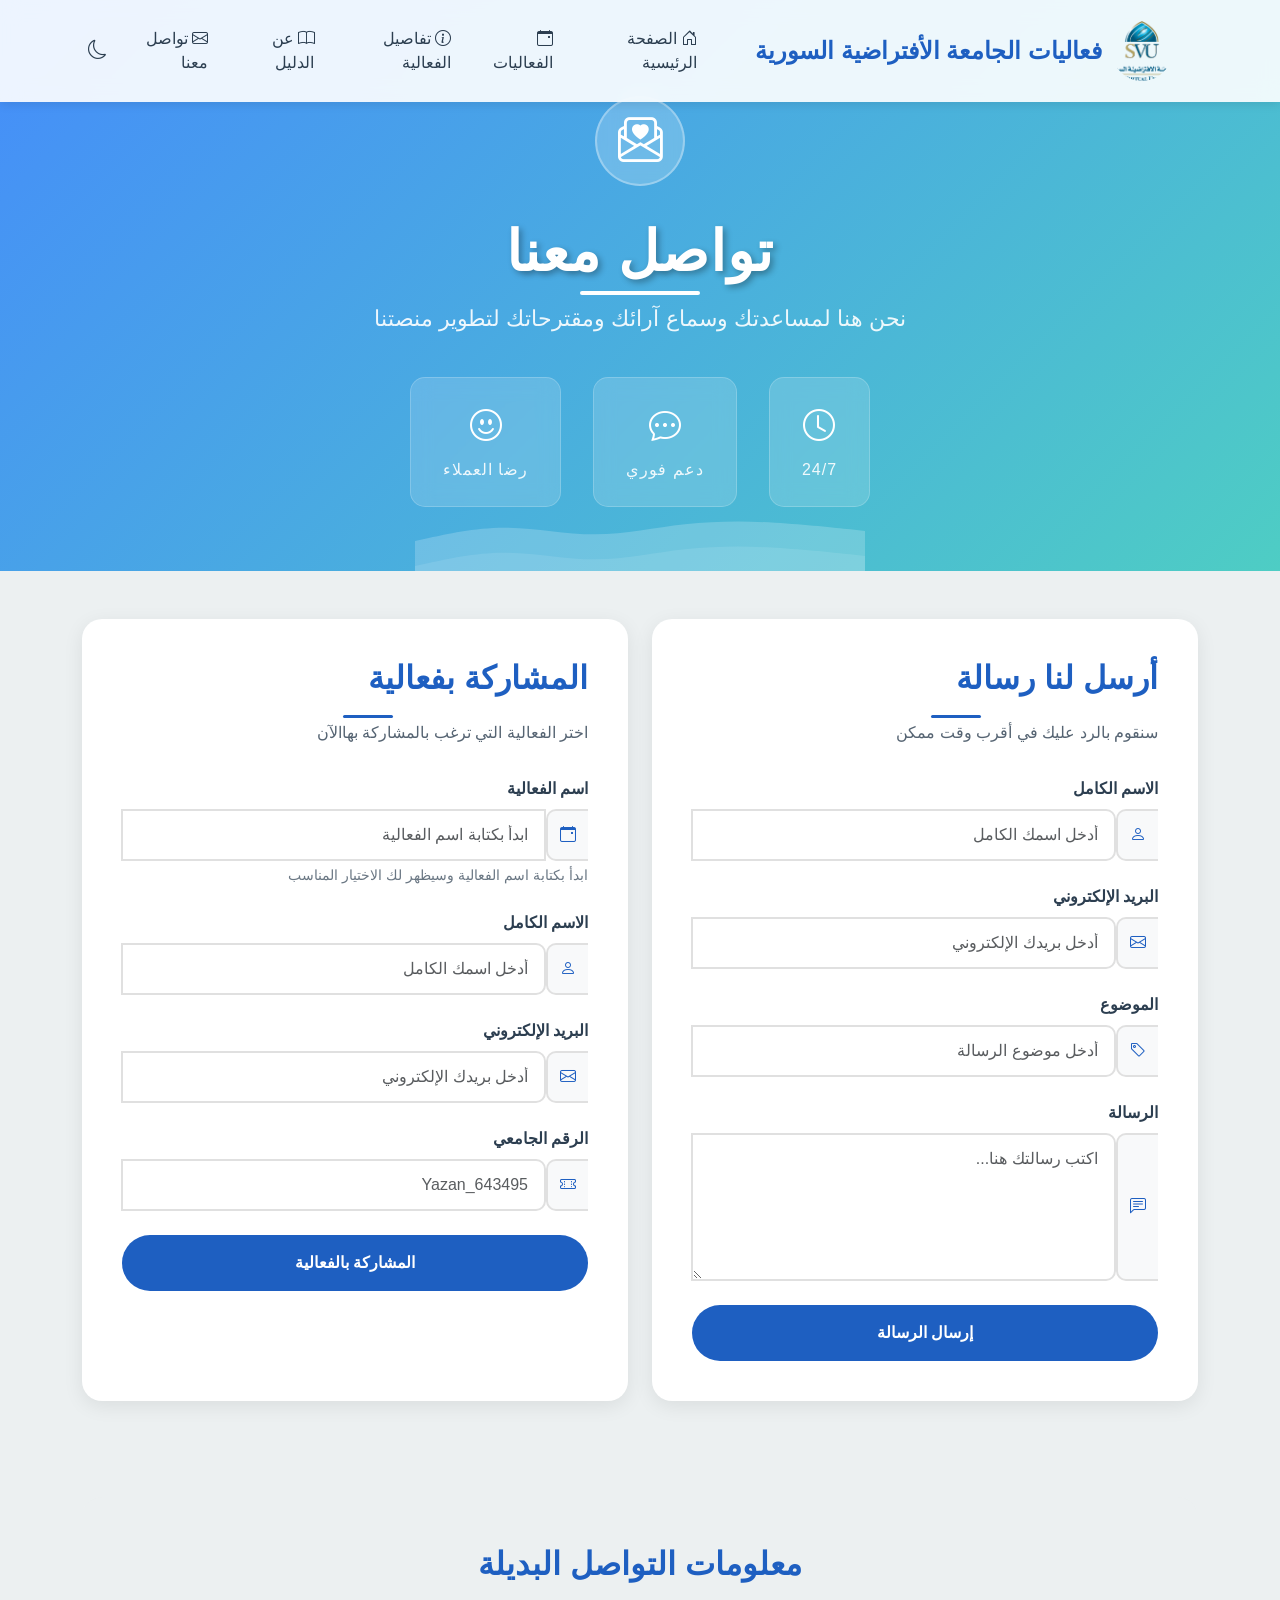
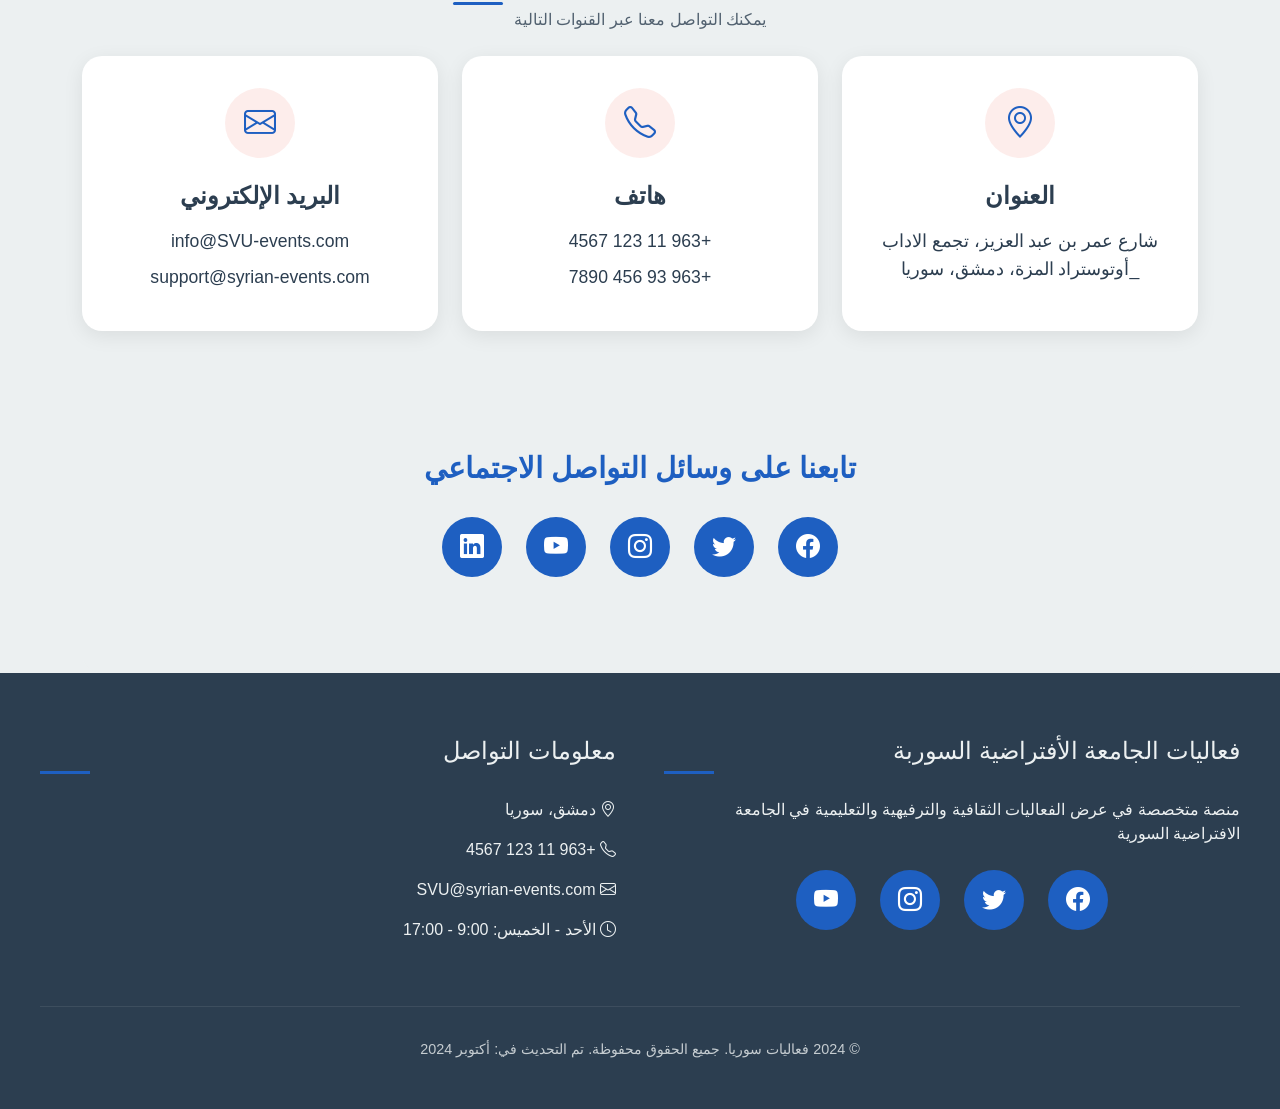
<file: contact.html>
<!DOCTYPE html>
<html lang="ar" dir="rtl">

<head>
  <meta charset="UTF-8" />
  <meta name="viewport" content="width=device-width, initial-scale=1.0" />
  <title>فعاليات الجامعة الأفتراضية السورية - تواصل معنا</title>
  <!-- Bootstrap CSS -->
  <link href="https://cdn.jsdelivr.net/npm/bootstrap@5.3.0/dist/css/bootstrap.min.css" rel="stylesheet" />
  <!-- Bootstrap Icons -->
  <link href="https://cdn.jsdelivr.net/npm/bootstrap-icons@1.10.0/font/bootstrap-icons.css" rel="stylesheet" />
  <!-- Custom CSS -->
  <link rel="stylesheet" href="css/styles.css" />
  <!-- Contact CSS -->
  <link rel="stylesheet" href="css/contact.css" />
</head>

<body>
  <header>
    <!-- Navigation Bar -->
    <nav class="navbar navbar-expand-lg navbar-light fixed-top px-4 py-3">
      <div class="container">
        <a class="navbar-brand" href="#">
          <img src="img/logo1.jpg" alt="شعار" class="site-logo" />
          فعاليات الجامعة الأفتراضية السورية
        </a>
        <button class="navbar-toggler" type="button" data-bs-toggle="collapse" data-bs-target="#navbarNav"
          aria-controls="navbarNav" aria-expanded="false" aria-label="Toggle navigation">
          <span class="navbar-toggler-icon"></span>
        </button>
        <div class="collapse navbar-collapse justify-content-between" id="navbarNav">
          <ul class="navbar-nav mx-auto">
            <li class="nav-item">
              <a class="nav-link" href="index.html"><i class="bi bi-house-door"></i> الصفحة الرئيسية</a>
            </li>
            <li class="nav-item">
              <a class="nav-link" href="events.html"><i class="bi bi-calendar-event"></i> الفعاليات</a>
            </li>
            <li class="nav-item">
              <a class="nav-link" href="details.html"><i class="bi bi-info-circle"></i> تفاصيل الفعالية</a>
            </li>
            <li class="nav-item">
              <a class="nav-link" href="about.html"><i class="bi bi-book"></i> عن الدليل</a>
            </li>
            <li class="nav-item">
              <a class="nav-link active" href="#"><i class="bi bi-envelope"></i> تواصل معنا</a>
            </li>
          </ul>
          <button class="dark-mode-toggle" id="darkModeToggle">
            <i class="bi bi-moon"></i>
          </button>
        </div>
      </div>
    </nav>

    <!-- Contact Header -->
    <section class="contact-header">
      <div class="contact-header-container">
        <div class="contact-header-content">
          <div class="contact-header-icon">
            <i class="bi bi-envelope-paper-heart"></i>
          </div>
          <h1 class="contact-header-title">تواصل معنا</h1>
          <p class="contact-header-subtitle">
            نحن هنا لمساعدتك وسماع آرائك ومقترحاتك لتطوير منصتنا
          </p>
          <div class="contact-header-stats">
            <div class="stat-item">
              <span class="stat-number"><i class="bi bi-clock"></i></span>
              <span class="stat-label">24/7</span>
            </div>
            <div class="stat-item">
              <span class="stat-number"><i class="bi bi-chat-dots"></i></span>
              <span class="stat-label">دعم فوري</span>
            </div>
            <div class="stat-item">
              <span class="stat-number"><i class="bi bi-emoji-smile"></i></span>
              <span class="stat-label">رضا العملاء</span>
            </div>
          </div>
        </div>
      </div>
      <div class="contact-header-decoration">
        <div class="decoration-wave"></div>
        <div class="decoration-wave"></div>
        <div class="decoration-wave"></div>
      </div>
    </section>
  </header>

  <main>
    <div class="container">
      <div class="row">
        <!-- Contact Form Section -->
        <div class="col-lg-6 mb-5">
          <div class="contact-section">
            <div class="section-header">
              <h2 class="section-title">أرسل لنا رسالة</h2>
              <p class="section-subtitle">
                سنقوم بالرد عليك في أقرب وقت ممكن
              </p>
            </div>

            <form id="contactForm">
              <div class="mb-4">
                <label for="name" class="form-label">الاسم الكامل</label>
                <div class="input-group">
                  <span class="input-group-text"><i class="bi bi-person"></i></span>
                  <input type="text" class="form-control" id="name" placeholder="أدخل اسمك الكامل" required />
                </div>
              </div>

              <div class="mb-4">
                <label for="email" class="form-label">البريد الإلكتروني</label>
                <div class="input-group">
                  <span class="input-group-text"><i class="bi bi-envelope"></i></span>
                  <input type="email" class="form-control" id="email" placeholder="أدخل بريدك الإلكتروني" required />
                </div>
              </div>

              <div class="mb-4">
                <label for="subject" class="form-label">الموضوع</label>
                <div class="input-group">
                  <span class="input-group-text"><i class="bi bi-tag"></i></span>
                  <input type="text" class="form-control" id="subject" placeholder="أدخل موضوع الرسالة" required />
                </div>
              </div>

              <div class="mb-4">
                <label for="message" class="form-label">الرسالة</label>
                <div class="input-group">
                  <span class="input-group-text"><i class="bi bi-chat-left-text"></i></span>
                  <textarea class="form-control" id="message" rows="5" placeholder="اكتب رسالتك هنا..."
                    required></textarea>
                </div>
              </div>

              <button type="submit" class="btn btn-primary w-100 py-3">
                إرسال الرسالة
              </button>
            </form>
          </div>
        </div>

        <!-- Ticket Booking Section -->
        <div class="col-lg-6 mb-5">
          <div class="contact-section">
            <div class="section-header">
              <h2 class="section-title">المشاركة بفعالية</h2>
              <p class="section-subtitle">
                اختر الفعالية التي ترغب بالمشاركة بهاالآن
              </p>
            </div>

            <form id="ticketForm">
              <div class="mb-4">
                <label for="eventName" class="form-label">اسم الفعالية</label>
                <div class="input-group">
                  <span class="input-group-text"><i class="bi bi-calendar-event"></i></span>
                  <input type="text" class="form-control" id="eventName" list="eventList"
                    placeholder="ابدأ بكتابة اسم الفعالية" required />
                  <datalist id="eventList">
                    <option value=" الماراثون البرمجي للأطفال واليافعين 2019"></option>
                    <option value="برامج التعلم والتدريب المستمر"></option>
                    <option value="بطولة الشطرنج الجامعية"></option>
                    <option value="ماراثون طرطوس الدولي"></option>
                    <option value="المسابقات البرمجية"></option>
                    <option value="أمسية الأفلام الوثائقية التقنية"></option>
                    <option value="ندوة: مستقبل الحوسبة الكمومية "></option>
                    <option value="ورشة عمل: تطوير تطبيقات الويب"></option>
                    <option value="مسابقة الروبوتات الذكية"></option>
                    <option value="اليوم الترفيهي المفتوح"></option>
                    <option value="ماراثون SVU الرياضي"></option>
                    <option value="رحلة استكشاف أنظمة النقل الذكية "></option>
                    <option value="مسابقة المشاريع الريادية"></option>
                    <option value="مهرجان الطالب المبرمج"></option>
                    <option value="حلقة بحث معمقة: تشفير العملات الرقمية وتطبيقاتها في الأنظمة المالية""></option>
                  </datalist>
                </div>
                <div class=" form-text">
                      ابدأ بكتابة اسم الفعالية وسيظهر لك الاختيار المناسب
                </div>
              </div>

              <div class="mb-4">
                <label for="ticketName" class="form-label">الاسم الكامل</label>
                <div class="input-group">
                  <span class="input-group-text"><i class="bi bi-person"></i></span>
                  <input type="text" class="form-control" id="ticketName" placeholder="أدخل اسمك الكامل" required />
                </div>
              </div>

              <div class="mb-4">
                <label for="ticketEmail" class="form-label">البريد الإلكتروني</label>
                <div class="input-group">
                  <span class="input-group-text"><i class="bi bi-envelope"></i></span>
                  <input type="email" class="form-control" id="ticketEmail" placeholder="أدخل بريدك الإلكتروني"
                    required />
                </div>
              </div>

              <div class="mb-4">
                <label for="ticketCount" class="form-label"> الرقم الجامعي</label>
                <div class="input-group">
                  <span class="input-group-text"><i class="bi bi-ticket-perforated"></i></span>
                  <input type="TEXT" class="form-control" id="ticketCount" maxlength="15" placeholder="Yazan_643495"
                    required />
                </div>
              </div>

              <button type="submit" class="btn btn-primary w-100 py-3">
                المشاركة بالفعالية </button>
            </form>
          </div>
        </div>
      </div>

      <!-- Contact Information Section -->
      <div class="row">
        <div class="col-12">
          <div class="contact-info-section">
            <div class="section-header text-center mb-4">
              <h2 class="section-title">معلومات التواصل البديلة</h2>
              <p class="section-subtitle">
                يمكنك التواصل معنا عبر القنوات التالية
              </p>
            </div>

            <div class="row">
              <div class="col-md-4 mb-4">
                <div class="contact-info-card">
                  <div class="contact-info-icon">
                    <i class="bi bi-geo-alt"></i>
                  </div>
                  <h3 class="contact-info-title">العنوان</h3>
                  <p class="contact-info-text">
                    شارع عمر بن عبد العزيز، تجمع الاداب _أوتوستراد المزة، دمشق، سوريا
                  </p>
                </div>
              </div>

              <div class="col-md-4 mb-4">
                <div class="contact-info-card">
                  <div class="contact-info-icon">
                    <i class="bi bi-telephone"></i>
                  </div>
                  <h3 class="contact-info-title">هاتف</h3>
                  <p class="contact-info-text">+963 11 123 4567</p>
                  <p class="contact-info-text">+963 93 456 7890</p>
                </div>
              </div>

              <div class="col-md-4 mb-4">
                <div class="contact-info-card">
                  <div class="contact-info-icon">
                    <i class="bi bi-envelope"></i>
                  </div>
                  <h3 class="contact-info-title">البريد الإلكتروني</h3>
                  <p class="contact-info-text">info@SVU-events.com</p>
                  <p class="contact-info-text">support@syrian-events.com</p>
                </div>
              </div>
            </div>

            <div class="social-section text-center mt-5">
              <h3 class="social-title">تابعنا على وسائل التواصل الاجتماعي</h3>
              <div class="social-links">
                <a href="#" class="social-link"><i class="bi bi-facebook"></i></a>
                <a href="#" class="social-link"><i class="bi bi-twitter"></i></a>
                <a href="#" class="social-link"><i class="bi bi-instagram"></i></a>
                <a href="#" class="social-link"><i class="bi bi-youtube"></i></a>
                <a href="#" class="social-link"><i class="bi bi-linkedin"></i></a>
              </div>
            </div>
          </div>
        </div>
      </div>
    </div>
  </main>

  <!-- Footer -->
  <footer>
    <div class="footer-container">
      <div class="footer-grid">
        <!-- About Column -->
        <div class="footer-col">
          <h3>فعاليات الجامعة الأفتراضية السوربة</h3>
          <p>
           منصة متخصصة في عرض الفعاليات الثقافية والترفيهية والتعليمية في الجامعة الافتراضية السورية
          </p>
          <div class="social-links">
            <a href="#" class="social-link"><i class="bi bi-facebook"></i></a>
            <a href="#" class="social-link"><i class="bi bi-twitter"></i></a>
            <a href="#" class="social-link"><i class="bi bi-instagram"></i></a>
            <a href="#" class="social-link"><i class="bi bi-youtube"></i></a>
          </div>
        </div>

        <!-- Contact Column -->
        <div class="footer-col">
          <h3>معلومات التواصل</h3>
          <div class="contact-">
            <p><i class="bi bi-geo-alt"></i> دمشق، سوريا</p>
            <p><i class="bi bi-telephone"></i> +963 11 123 4567</p>
            <p><i class="bi bi-envelope"></i> SVU@syrian-events.com</p>
            <p><i class="bi bi-clock"></i> الأحد - الخميس: 9:00 - 17:00</p>
          </div>
        </div>
      </div>

      <div class="footer-bottom">
        <p>
          &copy; 2024 فعاليات سوريا. جميع الحقوق محفوظة. تم التحديث في: أكتوبر
          2024
        </p>
      </div>
    </div>
  </footer>

  <!-- Bootstrap JS -->
  <script src="https://cdn.jsdelivr.net/npm/bootstrap@5.3.0/dist/js/bootstrap.bundle.min.js"></script>
  <!-- Custom JS -->
  <script src="script.js"></script>
</body>

</html>
</file>
<file: css/styles.css>
/* styles.css */
:root {
  --primary-color: #1e5fc1;
  --secondary-color: #0c3ad3;
  --accent-color: #6e0be0;
  --dark-bg: #2c3e50;
  --light-bg: #ecf0f1;
  --text-dark: #2c3e50;
  --text-light: #ecf0f1;
  --transition: all 0.4s cubic-bezier(0.4, 0, 0.2, 1);
}

.dark-mode {
  --primary-color: #4c9fd6;
  --secondary-color: #4dabf7;
  --accent-color: #51cf66;
  --dark-bg: #1a1a2e;
  --light-bg: #16213e;
  --text-dark: #e1e1e1;
  --text-light: #ffffff;
}

body {
  font-family: "Segoe UI", Tahoma, Geneva, Verdana, sans-serif;
  margin: 0;
  padding: 0;
  transition: var(--transition);
  background-color: var(--light-bg);
  color: var(--text-dark);
  overflow-x: hidden;
}

body.dark-mode {
  background-color: var(--dark-bg);
  color: var(--text-light);
}

.navbar {
  background-color: rgba(255, 255, 255, 0.9) !important;
  backdrop-filter: blur(10px);
  transition: var(--transition);
  box-shadow: 0 2px 10px rgba(0, 0, 0, 0.1);
  z-index: 1000;
}

body.dark-mode .navbar {
  background-color: rgba(26, 26, 46, 0.9) !important;
  box-shadow: 0 2px 10px rgba(0, 0, 0, 0.3);
}

.navbar.scrolled {
  background-color: rgba(255, 255, 255, 0.95) !important;
  padding-top: 5px !important;
  padding-bottom: 5px !important;
  transform: translateY(0);
}

body.dark-mode .navbar.scrolled {
  background-color: rgba(26, 26, 46, 0.95) !important;
}

.hero-section {
  height: 100vh;
  background: linear-gradient(rgba(0, 0, 0, 0.5), rgba(0, 0, 0, 0.5)),
    url("../img/img1.jpg") no-repeat center center/cover;
  display: flex;
  align-items: center;
  justify-content: center;
  position: relative;
  overflow: hidden;
}

.hero-content {
  text-align: center;
  color: white;
  padding: 0 20px;
  max-width: 800px;
  opacity: 1;
  transform: translateY(0);
  transition: var(--transition);
}

.hero-content.scrolled {
  opacity: 0.7;
  transform: translateY(-50px);
}

.hero-title {
  font-size: 4rem;
  font-weight: 700;
  margin-bottom: 1rem;
  text-shadow: 2px 2px 4px rgba(0, 0, 0, 0.5);
  letter-spacing: 2px;
  animation: fadeInUp 1s ease;
}
.hero-title span {
  color:rgb(241, 238, 18);
}
.hero-title span:nth-child(2) {
  color: var(--primary-color);
}

.hero-subtitle {
  font-size: 1.5rem;
  margin-bottom: 2rem;
  text-shadow: 1px 1px 3px rgba(0, 0, 0, 0.5);
  animation: fadeInUp 1s ease 0.3s both;
}

@keyframes fadeInUp {
  from {
    opacity: 0;
    transform: translateY(30px);
  }

  to {
    opacity: 1;
    transform: translateY(0);
  }
}

.nav-link {
  font-weight: 500;
  margin: 0 10px;
  position: relative;
  color: var(--text-dark) !important;
}

body.dark-mode .nav-link {
  color: var(--text-light) !important;
}

.nav-link:hover {
  color: var(--primary-color) !important;
}

.nav-link::after {
  content: "";
  position: absolute;
  width: 0;
  height: 2px;
  bottom: -5px;
  left: 50%;
  background-color: var(--primary-color);
  transition: var(--transition);
}

.nav-link:hover::after {
  width: 100%;
  left: 0;
}

.site-logo {
  height: 60px;
  width: 60px;
  object-fit: cover;
  border-radius: 50%;
  margin-right: 10px;
  margin-left: 10px;
  transition: var(--transition);
}

.site-logo:hover {
  transform: rotate(10deg) scale(1.1);
}

.dark-mode-toggle {
  background: none;
  border: none;
  font-size: 1.2rem;
  cursor: pointer;
  color: var(--text-dark);
  transition: var(--transition);
}

.dark-mode-toggle:hover {
  color: var(--primary-color) !important;
  transform: rotate(180deg);
}

body.dark-mode .dark-mode-toggle {
  color: var(--text-light);
}

.navbar-brand {
  display: flex;
  align-items: center;
  font-weight: 700;
  font-size: 1.5rem;
  color: var(--primary-color) !important;
}

/* Soft Divider */
.soft-divider {
  height: 120px;
  width: 100%;
  position: relative;
  overflow: hidden;
  margin: 0;
  background: var(--light-bg);
}

body.dark-mode .soft-divider {
  background: var(--dark-bg);
}

.soft-divider svg {
  position: absolute;
  bottom: 0;
  left: 0;
  width: 100%;
  height: 120px;
}

.divider-path {
  fill: #e74d3c3f;
  opacity: 0.2;
}

body.dark-mode .divider-path {
  opacity: 0.1;
}

/* Featured Events Slider */
.featured-events {
  padding: 5rem 2rem;
  position: relative;
  background: var(--light-bg);
}

body.dark-mode .featured-events {
  background: var(--dark-bg);
}

.section-title {
  text-align: center;
  font-size: 2.5rem;
  margin: 0 0 3rem;
  color: var(--primary-color);
  position: relative;
  padding-bottom: 1rem;
  animation: slideInUp 0.6s ease;
  opacity: 0;
  transform: translateY(50px);
}

.section-title::after {
  content: "";
  position: absolute;
  bottom: 0;
  left: 50%;
  transform: translateX(-50%);
  width: 80px;
  height: 4px;
  background: var(--primary-color);
  border-radius: 2px;
  animation: expandWidth 0.8s ease;
}

@keyframes slideInUp {
  from {
    opacity: 0;
    transform: translateY(50px);
  }

  to {
    opacity: 1;
    transform: translateY(0);
  }
}

@keyframes expandWidth {
  from {
    width: 0;
  }

  to {
    width: 80px;
  }
}

/* Custom Carousel Styles */
#featuredEventsCarousel {
  max-width: 1200px;
  margin: 0 auto;
  border-radius: 20px;
  overflow: hidden;
  box-shadow: 0 10px 30px rgba(0, 0, 0, 0.1);
}

body.dark-mode #featuredEventsCarousel {
  box-shadow: 0 10px 30px rgba(0, 0, 0, 0.3);
}

.carousel-image {
  height: 500px;
  object-fit: cover;
}

.carousel-caption {
  background: linear-gradient(to top, rgba(0, 0, 0, 0.8), transparent);
  bottom: 0;
  top: auto;
  padding: 2rem;
  text-align: right;
  transform: translateY(50px);
  opacity: 0;
  transition: all 0.5s ease;
}

.carousel-item.active .carousel-caption {
  transform: translateY(0);
  opacity: 1;
}

.carousel-caption h3 {
  font-size: 2.5rem;
  margin-bottom: 1rem;
  color: white;
  text-shadow: 2px 2px 4px rgba(0, 0, 0, 0.5);
}

.carousel-caption p {
  font-size: 1.2rem;
  margin-bottom: 1.5rem;
  color: white;
  text-shadow: 1px 1px 3px rgba(0, 0, 0, 0.5);
  line-height: 1.6;
}



.badge {
  font-size: 0.9rem;
  padding: 0.5rem 0.8rem;
}

.carousel-indicators {
  bottom: 20px;
}

.carousel-indicators [data-bs-target] {
  width: 12px;
  height: 12px;
  border-radius: 50%;
  background-color: rgba(255, 255, 255, 0.5);
  transition: all 0.3s ease;
}

.carousel-indicators .active {
  background-color: var(--primary-color);
  transform: scale(1.3);
}

.carousel-control-prev,
.carousel-control-next {
  width: 50px;
  height: 50px;
  background-color: rgba(255, 255, 255, 0.3);
  border-radius: 50%;
  top: 50%;
  transform: translateY(-50%);
  margin-top: 0;
}

.carousel-control-prev:hover,
.carousel-control-next:hover {
  background-color: var(--primary-color);
}

.carousel-control-prev-icon,
.carousel-control-next-icon {
  background-color: white;
  border-radius: 50%;
  width: 20px;
  height: 20px;
}

/* Categories Section */
.categories-section {
  padding: 5rem 2rem;
  position: relative;
  background: var(--light-bg);
}

body.dark-mode .categories-section {
  background: var(--dark-bg);
}

.categories-container {
  max-width: 1200px;
  margin: 0 auto;
}

.categories-grid {
  display: flex;
  flex-wrap: wrap;
  justify-content: center;
  gap: 1.5rem;
  margin-top: 3rem;
}

.category-btn {
  padding: 1.5rem 2.5rem;
  border: none;
  border-radius: 50px;
  background: white;
  color: var(--text-dark);
  font-size: 1.2rem;
  font-weight: 600;
  cursor: pointer;
  transition: var(--transition);
  box-shadow: 0 5px 15px rgba(0, 0, 0, 0.1);
  position: relative;
  overflow: hidden;
  min-width: 200px;
  display: flex;
  flex-direction: column;
  align-items: center;
  justify-content: center;
}

body.dark-mode .category-btn {
  background: #2c3e50;
  color: var(--text-light);
  box-shadow: 0 5px 15px rgba(0, 0, 0, 0.2);
}

.category-btn::before {
  content: "";
  position: absolute;
  top: 0;
  left: -100%;
  width: 100%;
  height: 100%;
  background: linear-gradient(90deg,
      transparent,
      rgba(255, 255, 255, 0.2),
      transparent);
  transition: 0.5s;
}

.category-btn:hover::before {
  left: 100%;
}

.category-btn:hover {
  transform: translateY(-5px);
  box-shadow: 0 15px 30px rgba(0, 0, 0, 0.15);
  background: var(--primary-color);
  color: white;
}

.category-icon {
  font-size: 2rem;
  margin-bottom: 0.5rem;
}

.category-btn.active {
  background: var(--primary-color);
  color: white;
  transform: translateY(-5px);
  box-shadow: 0 15px 30px rgba(231, 76, 60, 0.3);
}

/* Latest Events Section */
.latest-events {
  padding: 5rem 2rem;
  background: var(--light-bg);
}

body.dark-mode .latest-events {
  background: var(--dark-bg);
}

.events-grid {
  display: grid;
  grid-template-columns: repeat(auto-fill, minmax(350px, 1fr));
  gap: 2.5rem;
  margin-top: 3rem;
}

.event-card {
  background: white;
  border-radius: 20px;
  overflow: hidden;
  box-shadow: 0 5px 20px rgba(0, 0, 0, 0.08);
  transition: var(--transition);
  opacity: 0;
  transform: translateY(30px);
}

.event-card.visible {
  opacity: 1;
  transform: translateY(0);
}

body.dark-mode .event-card {
  background: #2c3e50;
  box-shadow: 0 5px 20px rgba(0, 0, 0, 0.2);
}

.event-card:hover {
  transform: translateY(-10px) !important;
  box-shadow: 0 20px 40px rgba(0, 0, 0, 0.15);
}

.event-image {
  height: 220px;
  width: 100%;
  object-fit: cover;
  transition: var(--transition);
}

.event-card:hover .event-image {
  transform: scale(1.05);
}

.event-content {
  padding: 2rem;
}

.event-title {
  font-size: 1.5rem;
  margin-bottom: 0.5rem;
  color: var(--text-dark);
  font-weight: 700;
}

body.dark-mode .event-title {
  color: var(--text-light);
}

.event-date {
  color: var(--secondary-color);
  font-weight: 600;
  margin-bottom: 1rem;
  display: flex;
  align-items: center;
  font-size: 0.95rem;
}

.event-date i {
  margin-left: 0.5rem;
}

.event-description {
  margin-bottom: 1.5rem;
  line-height: 1.7;
  color: var(--text-dark);
  opacity: 0.9;
}

body.dark-mode .event-description {
  color: var(--text-light);
}

.event-location {
  color: var(--accent-color);
  font-weight: 600;
  display: flex;
  align-items: center;
  margin-bottom: 1.5rem;
  font-size: 0.95rem;
}

.event-location i {
  margin-left: 0.5rem;
}

.btn-primary {
  background-color: var(--primary-color);
  border: none;
  padding: 0.75rem 1.5rem;
  border-radius: 30px;
  font-weight: 600;
  transition: var(--transition);
  color: white;
  text-decoration: none;
  display: inline-block;
  text-align: center;
}

.btn-primary:hover {
  background-color: #c0392b;
  transform: translateY(-3px);
  box-shadow: 0 10px 20px rgba(231, 76, 60, 0.3);
}

/* Why Choose Section */
.why-choose {
  padding: 5rem 2rem;
  background: var(--light-bg);
}

body.dark-mode .why-choose {
  background: var(--dark-bg);
}

.features-grid {
  display: grid;
  grid-template-columns: repeat(auto-fill, minmax(300px, 1fr));
  gap: 2rem;
  margin-top: 3rem;
}

.feature-card {
  text-align: center;
  padding: 2.5rem 2rem;
  border-radius: 20px;
  background: white;
  box-shadow: 0 5px 20px rgba(0, 0, 0, 0.05);
  transition: var(--transition);
  opacity: 0;
  transform: translateY(30px);
}

.feature-card.visible {
  opacity: 1;
  transform: translateY(0);
}

body.dark-mode .feature-card {
  background: #2c3e50;
  box-shadow: 0 5px 20px rgba(0, 0, 0, 0.2);
}

.feature-card:hover {
  transform: translateY(-10px) !important;
  box-shadow: 0 20px 40px rgba(0, 0, 0, 0.1);
}

.feature-icon {
  font-size: 3rem;
  color: var(--primary-color);
  margin-bottom: 1.5rem;
  transition: var(--transition);
}

.feature-card:hover .feature-icon {
  transform: rotate(10deg) scale(1.1);
}

.feature-title {
  font-size: 1.5rem;
  margin-bottom: 1rem;
  color: var(--text-dark);
  font-weight: 700;
}

body.dark-mode .feature-title {
  color: var(--text-light);
}

.feature-description {
  line-height: 1.7;
  color: var(--text-dark);
  opacity: 0.9;
}

body.dark-mode .feature-description {
  color: var(--text-light);
}

/* Footer Styles (Updated) */
footer {
  background: var(--dark-bg);
  color: var(--text-light);
  padding: 4rem 2rem 2rem;
  position: relative;
  overflow: hidden;
}

.footer-container {
  max-width: 1200px;
  margin: 0 auto;
}

.footer-grid {
  display: grid;
  grid-template-columns: repeat(auto-fit, minmax(300px, 1fr));
  gap: 3rem;
  margin-bottom: 3rem;
}

.footer-col h3 {
  font-size: 1.5rem;
  margin-bottom: 1.5rem;
  position: relative;
  padding-bottom: 0.5rem;
}

.footer-col h3::after {
  content: "";
  position: absolute;
  bottom: 0;
  left: 0;
  width: 50px;
  height: 3px;
  background: var(--primary-color);
}

.social-links {
  display: flex;
  gap: 1rem;
  margin-top: 1.5rem;
}

.social-link {
  width: 45px;
  height: 45px;
  border-radius: 50%;
  background: rgba(255, 255, 255, 0.1);
  display: flex;
  align-items: center;
  justify-content: center;
  color: white;
  font-size: 1.2rem;
  transition: var(--transition);
}

.social-link:hover {
  background: var(--primary-color);
  transform: translateY(-5px);
}

.contact-info {
  margin-top: 1rem;
  line-height: 1.8;
}

.contact-info i {
  color: var(--primary-color);
  margin-left: 0.5rem;
}

.footer-bottom {
  text-align: center;
  padding-top: 2rem;
  border-top: 1px solid rgba(255, 255, 255, 0.1);
  font-size: 0.9rem;
  opacity: 0.8;
}

@media (max-width: 768px) {
  .footer-grid {
    grid-template-columns: 1fr;
    gap: 2rem;
  }
}

@media (max-width: 576px) {
  .hero-title {
    font-size: 2rem;
  }

  .hero-subtitle {
    font-size: 1rem;
  }

  .section-title {
    font-size: 1.8rem;
  }

  .category-btn {
    min-width: 150px;
    padding: 1rem 1.5rem;
    font-size: 1rem;
  }
}

/* Animation for navbar on scroll */
@keyframes slideDown {
  from {
    transform: translateY(-100%);
  }

  to {
    transform: translateY(0);
  }
}

.navbar.scrolled {
  animation: slideDown 0.3s ease forwards;
}
</file>
<file: css/contact.css>
/* contact.css - CSS for Contact Page */

/* Contact Header */
.contact-header {
  padding: 6rem 0 4rem;
  position: relative;
  overflow: hidden;
  background: linear-gradient(135deg, #458dfa 0%, #4ecdc4 100%);
  margin-bottom: 3rem;
}

body.dark-mode .contact-header {
  background: linear-gradient(135deg, #1a1a2e 0%, #16213e 100%);
  box-shadow: 0 10px 30px rgba(0, 0, 0, 0.3);
}

.contact-header-container {
  position: relative;
  z-index: 2;
}

.contact-header-content {
  max-width: 800px;
  margin: 0 auto;
  text-align: center;
  padding: 0 2rem;
}

.contact-header-icon {
  width: 90px;
  height: 90px;
  background: rgba(255, 255, 255, 0.2);
  border-radius: 50%;
  display: flex;
  align-items: center;
  justify-content: center;
  margin: 0 auto 2rem;
  font-size: 2.8rem;
  color: white;
  backdrop-filter: blur(10px);
  border: 2px solid rgba(255, 255, 255, 0.3);
  transition: transform 0.3s ease;
}

.contact-header-icon:hover {
  transform: scale(1.1) rotate(15deg);
}

.contact-header-title {
  color: white;
  font-size: 3.5rem;
  font-weight: 800;
  margin-bottom: 1rem;
  text-shadow: 3px 3px 6px rgba(0, 0, 0, 0.3);
  letter-spacing: 1px;
  position: relative;
  display: inline-block;
}

.contact-header-title::after {
  content: "";
  position: absolute;
  bottom: -10px;
  left: 50%;
  transform: translateX(-50%);
  width: 120px;
  height: 4px;
  background: white;
  border-radius: 2px;
}

.contact-header-subtitle {
  color: rgba(255, 255, 255, 0.9);
  font-size: 1.4rem;
  margin-bottom: 2.5rem;
  font-weight: 400;
  line-height: 1.6;
}

/* Stats Section */
.contact-header-stats {
  display: flex;
  justify-content: center;
  gap: 2rem;
  margin-top: 2rem;
  flex-wrap: wrap;
}

.stat-item {
  background: rgba(255, 255, 255, 0.15);
  padding: 1.5rem 2rem;
  border-radius: 15px;
  backdrop-filter: blur(10px);
  border: 1px solid rgba(255, 255, 255, 0.2);
  transition: transform 0.3s ease, box-shadow 0.3s ease;
}

.stat-item:hover {
  transform: translateY(-5px);
  box-shadow: 0 10px 25px rgba(0, 0, 0, 0.2);
  background: rgba(255, 255, 255, 0.25);
}

.stat-number {
  font-size: 2rem;
  font-weight: 800;
  color: white;
  display: block;
  margin-bottom: 0.5rem;
}

.stat-label {
  font-size: 1rem;
  color: rgba(255, 255, 255, 0.9);
  font-weight: 500;
  text-transform: uppercase;
  letter-spacing: 1px;
}

/* Decoration Elements */
.contact-header-decoration {
  position: absolute;
  bottom: 0;
  left: 0;
  width: 100%;
  height: 100px;
  overflow: hidden;
  z-index: 1;
}

.decoration-wave {
  position: absolute;
  bottom: 0;
  left: 0;
  width: 100%;
  height: 100px;
  background: url("data:image/svg+xml,%3Csvg xmlns='http://www.w3.org/2000/svg' viewBox='0 0 1440 320'%3E%3Cpath fill='%23ffffff' fill-opacity='0.2' d='M0,224L48,213.3C96,203,192,181,288,181.3C384,181,480,203,576,202.7C672,203,768,181,864,170.7C960,160,1056,160,1152,165.3C1248,171,1344,181,1392,186.7L1440,192L1440,320L1392,320C1344,320,1248,320,1152,320C1056,320,960,320,864,320C768,320,672,320,576,320C480,320,384,320,288,320C192,320,96,320,48,320L0,320Z'%3E%3C/path%3E%3C/svg%3E")
    bottom center no-repeat;
  background-size: 100% 100%;
}

body.dark-mode .decoration-wave {
  background: url("data:image/svg+xml,%3Csvg xmlns='http://www.w3.org/2000/svg' viewBox='0 0 1440 320'%3E%3Cpath fill='%231a1a2e' fill-opacity='0.5' d='M0,224L48,213.3C96,203,192,181,288,181.3C384,181,480,203,576,202.7C672,203,768,181,864,170.7C960,160,1056,160,1152,165.3C1248,171,1344,181,1392,186.7L1440,192L1440,320L1392,320C1344,320,1248,320,1152,320C1056,320,960,320,864,320C768,320,672,320,576,320C480,320,384,320,288,320C192,320,96,320,48,320L0,320Z'%3E%3C/path%3E%3C/svg%3E")
    bottom center no-repeat;
}

.decoration-wave:nth-child(2) {
  bottom: -25px;
  opacity: 0.5;
}

.decoration-wave:nth-child(3) {
  bottom: -50px;
  opacity: 0.3;
}

/* Contact Section */
.contact-section {
  background: white;
  border-radius: 20px;
  padding: 2.5rem;
  box-shadow: 0 5px 20px rgba(0, 0, 0, 0.08);
  transition: var(--transition);
  height: 100%;
}

body.dark-mode .contact-section {
  background: #2c3e50;
  box-shadow: 0 5px 20px rgba(0, 0, 0, 0.2);
}

.contact-section:hover {
  transform: translateY(-5px);
  box-shadow: 0 15px 30px rgba(0, 0, 0, 0.1);
}

/* Section Header */
.section-header {
  margin-bottom: 2rem;
}

.section-title {
  color: var(--primary-color);
  font-size: 2rem;
  font-weight: 700;
  margin-bottom: 0.5rem;
  position: relative;
  display: inline-block;
}

.section-title::after {
  content: "";
  position: absolute;
  bottom: -5px;
  left: 0;
  width: 50px;
  height: 3px;
  background: var(--primary-color);
  border-radius: 2px;
}

.section-subtitle {
  color: var(--text-dark);
  font-size: 1rem;
  opacity: 0.8;
}

body.dark-mode .section-subtitle {
  color: var(--text-light);
}

/* Form Styles */
.form-label {
  font-weight: 600;
  color: var(--text-dark);
  margin-bottom: 0.5rem;
}

body.dark-mode .form-label {
  color: var(--text-light);
}

.form-control,
.form-select {
  border-radius: 10px;
  padding: 0.75rem 1rem;
  border: 2px solid #e0e0e0;
  transition: var(--transition);
}

body.dark-mode .form-control,
body.dark-mode .form-select {
  background-color: #34495e;
  color: var(--text-light);
  border-color: #34495e;
}

.form-control:focus,
.form-select:focus {
  border-color: var(--primary-color);
  box-shadow: 0 0 0 0.25rem rgba(231, 76, 60, 0.25);
}

.input-group-text {
  border-radius: 10px 0 0 10px;
  border: 2px solid #e0e0e0;
  border-right: none;
  background-color: #f8f9fa;
  color: var(--primary-color);
}

body.dark-mode .input-group-text {
  background-color: #2c3e50;
  border-color: #34495e;
  color: var(--primary-color);
}

.form-text {
  color: var(--text-dark);
  opacity: 0.7;
  font-size: 0.9rem;
}

body.dark-mode .form-text {
  color: var(--text-light);
}

.btn-primary {
  background-color: var(--primary-color);
  border: none;
  border-radius: 30px;
  font-weight: 600;
  padding: 0.75rem 1.5rem;
  transition: var(--transition);
}

.btn-primary:hover {
  background-color: #c0392b;
  transform: translateY(-3px);
  box-shadow: 0 10px 20px rgba(231, 76, 60, 0.3);
}

/* Contact Information Section */
.contact-info-section {
  padding: 3rem 0;
  background: var(--light-bg);
  border-radius: 20px;
  margin-top: 3rem;
}

body.dark-mode .contact-info-section {
  background: #1a1a2e;
}

/* Contact Info Card */
.contact-info-card {
  background: white;
  border-radius: 20px;
  padding: 2rem;
  text-align: center;
  box-shadow: 0 5px 20px rgba(0, 0, 0, 0.08);
  transition: var(--transition);
  height: 100%;
}

body.dark-mode .contact-info-card {
  background: #2c3e50;
  box-shadow: 0 5px 20px rgba(0, 0, 0, 0.2);
}

.contact-info-card:hover {
  transform: translateY(-10px);
  box-shadow: 0 20px 40px rgba(0, 0, 0, 0.15);
}

.contact-info-icon {
  width: 70px;
  height: 70px;
  background: rgba(231, 76, 60, 0.1);
  border-radius: 50%;
  display: flex;
  align-items: center;
  justify-content: center;
  margin: 0 auto 1.5rem;
  font-size: 2rem;
  color: var(--primary-color);
  transition: var(--transition);
}

.contact-info-card:hover .contact-info-icon {
  background: rgba(231, 76, 60, 0.2);
  transform: scale(1.1);
}

.contact-info-title {
  color: var(--text-dark);
  font-size: 1.5rem;
  font-weight: 700;
  margin-bottom: 1rem;
}

body.dark-mode .contact-info-title {
  color: var(--text-light);
}

.contact-info-text {
  color: var(--text-dark);
  font-size: 1.1rem;
  line-height: 1.6;
  margin-bottom: 0.5rem;
}

body.dark-mode .contact-info-text {
  color: var(--text-light);
}

/* Social Section */
.social-section {
  padding: 3rem 0;
}

.social-title {
  color: var(--primary-color);
  font-size: 1.8rem;
  font-weight: 700;
  margin-bottom: 2rem;
}

.social-links {
  display: flex;
  justify-content: center;
  gap: 1.5rem;
  flex-wrap: wrap;
}

.social-link {
  width: 60px;
  height: 60px;
  border-radius: 50%;
  background: var(--primary-color);
  display: flex;
  align-items: center;
  justify-content: center;
  color: white;
  font-size: 1.5rem;
  transition: var(--transition);
  text-decoration: none;
}

.social-link:hover {
  transform: translateY(-10px) scale(1.1);
  box-shadow: 0 10px 25px rgba(231, 76, 60, 0.3);
  background: #c0392b;
}

/* Alert Styles */
.alert {
  border-radius: 15px;
  padding: 1.2rem 1.5rem;
  margin: 1.5rem 0;
  border: none;
  animation: slideInDown 0.5s ease;
}

@keyframes slideInDown {
  from {
    opacity: 0;
    transform: translateY(-30px);
  }
  to {
    opacity: 1;
    transform: translateY(0);
  }
}

.alert-success {
  background: linear-gradient(135deg, #2ecc71, #27ae60);
  color: white;
}

.alert-danger {
  background: linear-gradient(135deg, #e74c3c, #c0392b);
  color: white;
}

.alert-info {
  background: linear-gradient(135deg, #3498db, #2980b9);
  color: white;
}

/* Responsive Design */
@media (max-width: 768px) {
  .contact-header {
    padding: 5rem 0 3rem;
  }

  .contact-header-title {
    font-size: 2.5rem;
  }

  .contact-header-subtitle {
    font-size: 1.2rem;
  }

  .contact-header-icon {
    width: 70px;
    height: 70px;
    font-size: 2.2rem;
    margin-bottom: 1.5rem;
  }

  .section-title {
    font-size: 1.8rem;
  }

  .contact-section {
    padding: 2rem;
  }
}

@media (max-width: 576px) {
  .contact-header {
    padding: 4rem 0 2rem;
  }

  .contact-header-title {
    font-size: 2rem;
  }

  .contact-header-subtitle {
    font-size: 1.1rem;
  }

  .contact-header-stats {
    flex-direction: column;
    align-items: center;
    gap: 1rem;
  }

  .stat-item {
    width: 100%;
    max-width: 300px;
  }

  .contact-section {
    padding: 1.5rem;
  }

  .section-title {
    font-size: 1.6rem;
  }

  .social-link {
    width: 50px;
    height: 50px;
    font-size: 1.2rem;
  }
}
</file>
